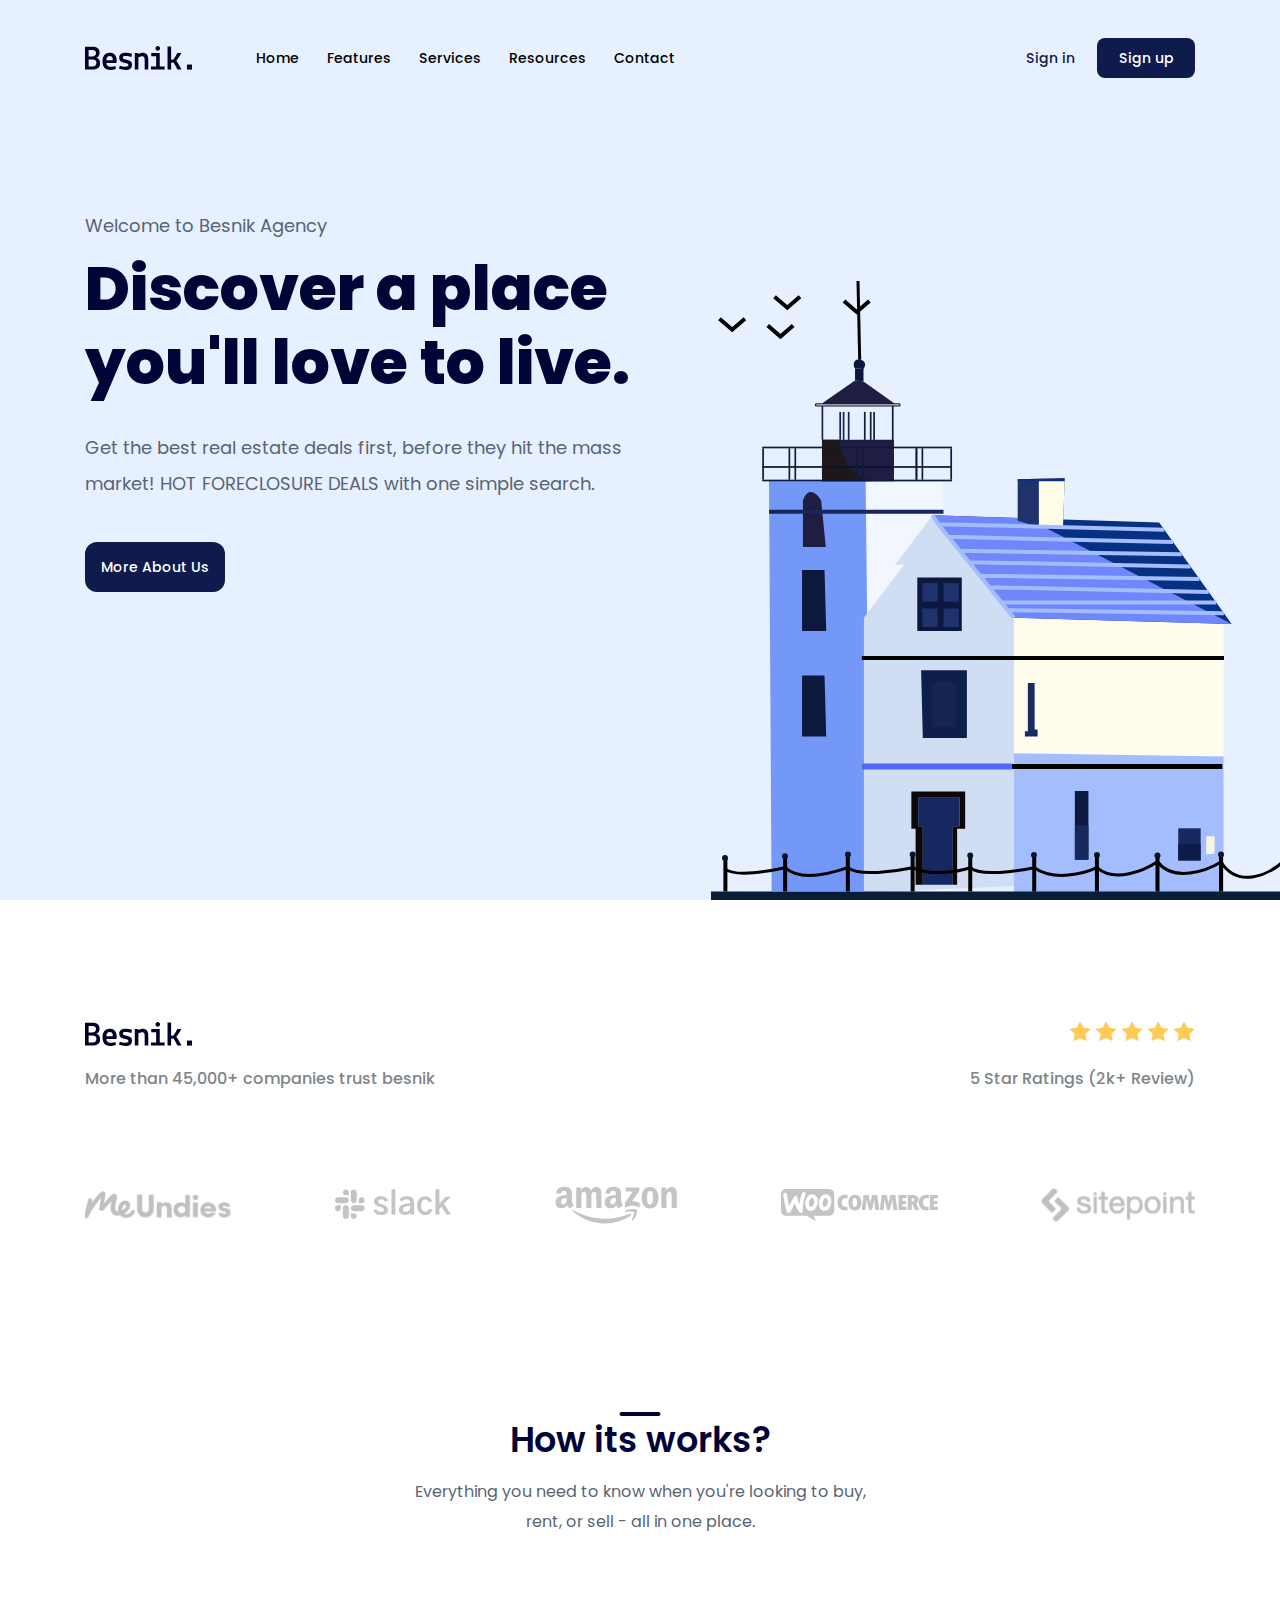
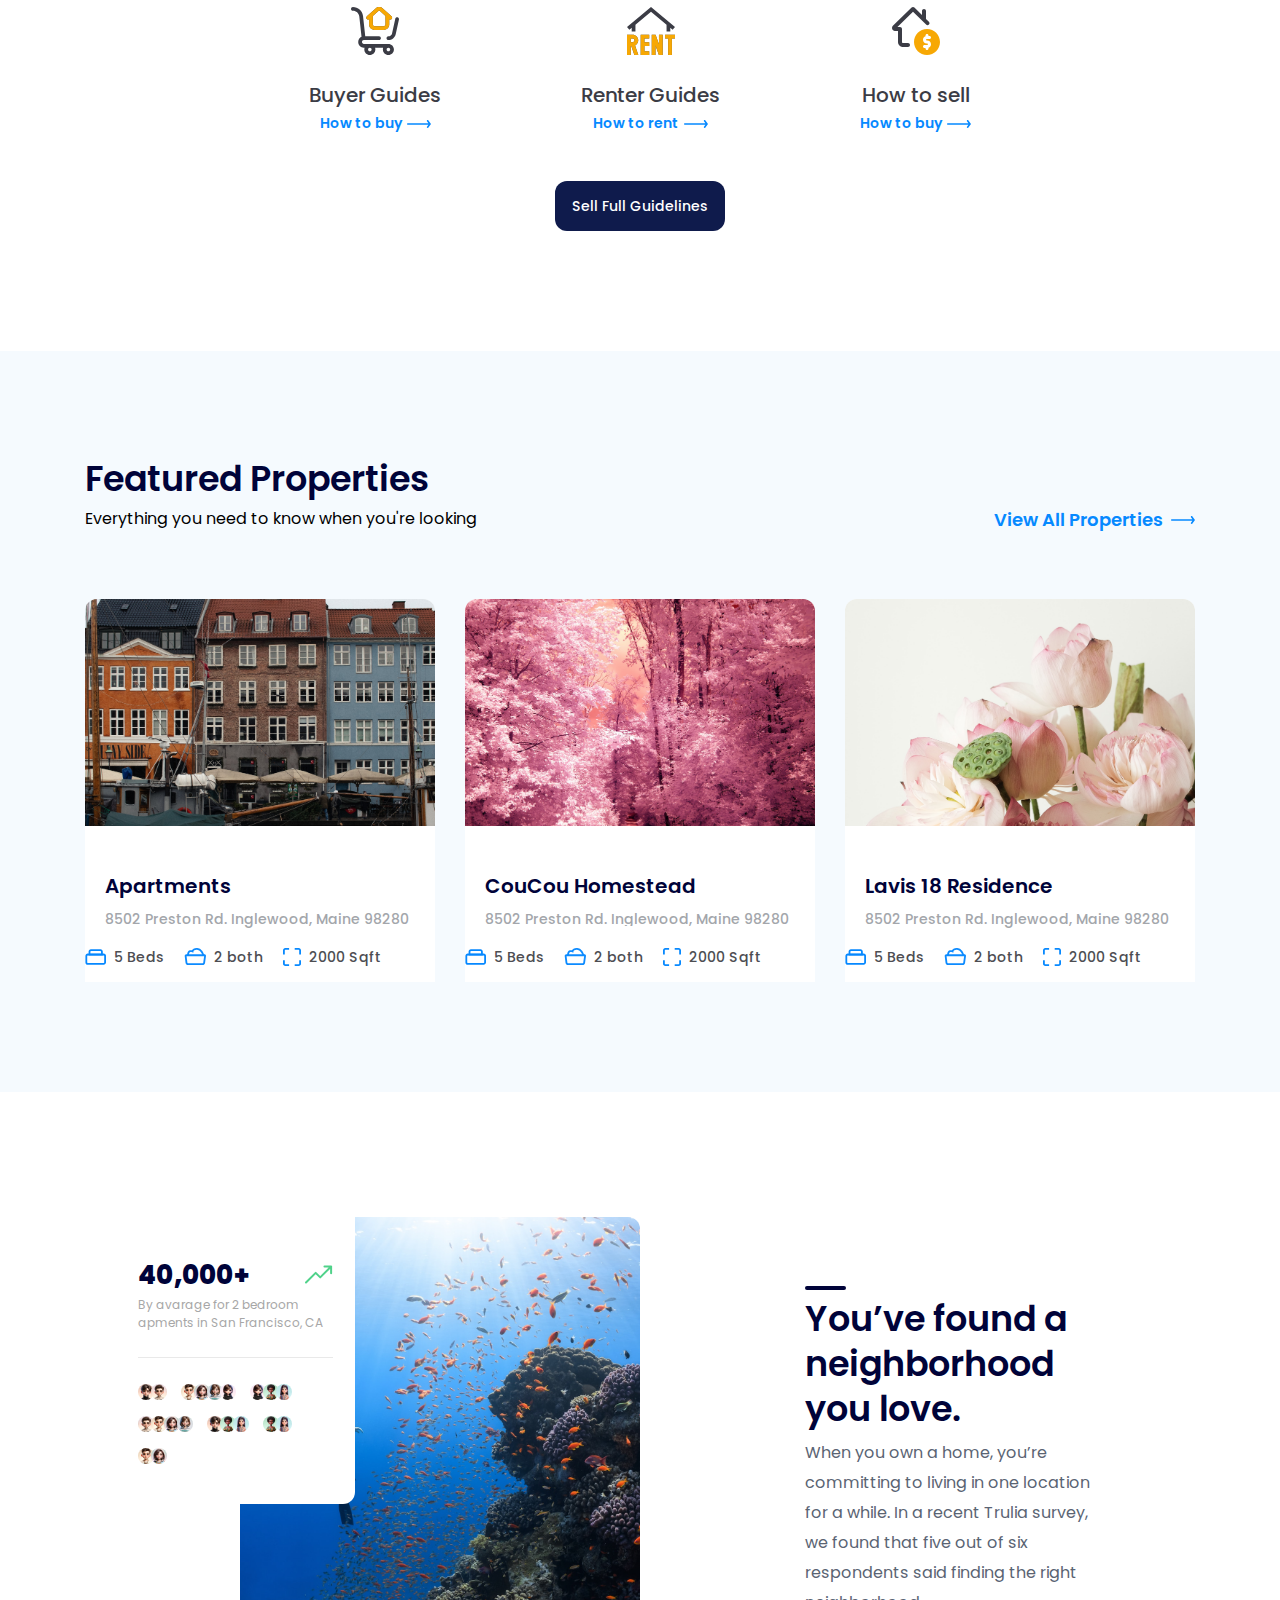
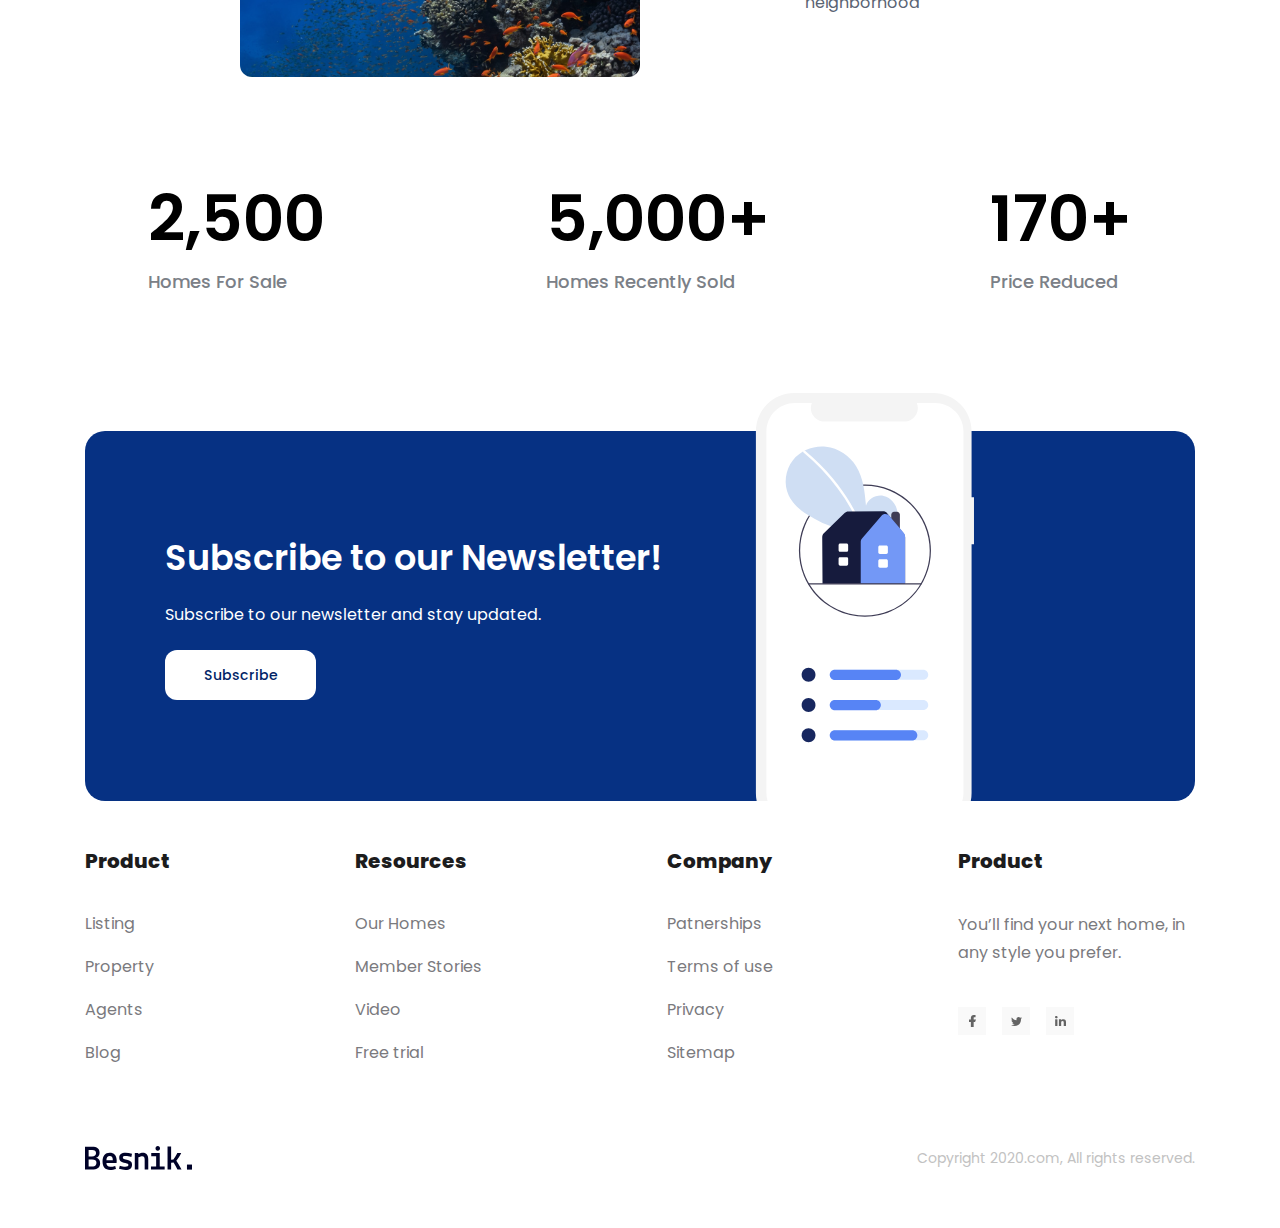
<file: index.html>
<!DOCTYPE html>
<html lang="en">
<head>
    <meta charset="UTF-8">
    <meta name="viewport" content="width=device-width, initial-scale=1.0">
    <title>F8 PROJECT 01</title>
    <link rel="stylesheet" href="./assets/css/reset.css">
    <link rel="stylesheet" href="./assets/fonts/stylesheet.css">
    <link rel="stylesheet" href="./assets/css/styles.css">
</head>
<body>
    <main>
        <!---Header----->
        <header class="header">
            <div class="content">
                <nav class="navbar">
                    <img src="./assets/img/Logo.svg" alt="Besnik." >
                    <!--Navigation-->
                        <ul>
                            <li><a href="#!">Home</a></li>
                            <li><a href="#!">Features</a></li>
                            <li><a href="#!">Services</a></li>
                            <li><a href="#!">Resources</a></li>
                            <li><a href="#!">Contact</a></li>
                        </ul>



                    <!--Action-->

                    <div class="actions">
                        <a href="#"class="action-link">Sign in</a>
                        <a href="#" class="btn action-btn">Sign up</a>
                    </div>
                </nav>

                <div class="hero">
                    <div class="info">
                        <p class="desc" class="sub-title">Welcome to Besnik Agency</p class="desc">
                        <h1 class="title">Discover a place you'll love to live.</h1>
                        <p class="desc" class="desc">Get the best real estate deals first,
                            before they hit the mass market! HOT FORECLOSURE DEALS with one simple search.
                        </p class="desc">
                        <a href="#!" class="btn hero-cta">More About Us</a>
                    </div>

                    <img src="./assets/img/hero-img.svg" alt="Discover a place
                    you'll love to live." class="hero-img">
                </div>
            </div>
        </header>

        <!--Client-->
        <div class="clients">
            <div class="content">
                <div class="row">
                    <!--LOGO-->
                    <img src="./assets/img/Logo.svg" alt="Besnik" />
                    <!--Start-->
                    <div class="start">
                        <img src="./assets/img/Start.svg" alt="Start" />
                        <img src="./assets/img/Start.svg" alt="Start" />
                        <img src="./assets/img/Start.svg" alt="Start" />
                        <img src="./assets/img/Start.svg" alt="Start" />
                        <img src="./assets/img/Start.svg" alt="Start" />
                    </div>
                </div>
                <div class="row row-desc">
                    <p class="desc">More than 45,000+ companies trust besnik</p class="desc">
                    <p class="desc">5 Star Ratings (2k+ Review)</p class="desc">
                </div>
                <div class="images">
                    <img src="./assets/img/logo-client-1.svg" alt="" />
                    <img src="./assets/img/logo-client-2.svg" alt="" />
                    <img src="./assets/img/logo-client-3.svg" alt="" />
                    <img src="./assets/img/logo-client-4.svg" alt="" />
                    <img src="./assets/img/logo-client-5.svg" alt="" />
                </div>
            </div>
        </div>
        <!--Guides-->
        <div class="guides">
            <div class="content">
                <h2 class="sub-title">How its works?</h2>
                <p class="desc">Everything you need to know when you're looking to buy, rent, or sell - all in one place.</p>
                <!--List-Guides-->
                <ul class="list-guides">
                    <li class="guides-item">
                        <img src="./assets/img/buyer.svg" alt="" class="icon">
                        <h3 class="title">Buyer Guides</h3>
                        <a href="" class="link">
                            <span>How to buy</span>
                            <img src="/assets/img/arrow-right.svg" alt="" class="arrow">
                        </a>
                    </li>
                    <li class="guides-item">
                        <img src="./assets/img/renter.svg" alt="" class="icon">
                        <h3 class="title">Renter Guides</h3>
                        <a href="" class="link">
                            <span>How to rent</span>
                            <img src="/assets/img/arrow-right.svg" alt="" class="arrow">
                        </a>
                    </li>
                    <li class="guides-item">
                        <img src="./assets/img/seller.svg" alt="" class="icon">
                        <h3 class="title">How to sell</h3>
                        <a href="" class="link">
                            <span>How to buy</span>
                            <img src="/assets/img/arrow-right.svg" alt="" class="arrow">
                        </a>
                    </li>
                </ul>

                <div class="guide-cta">
                    <a href="" class="btn">Sell Full Guidelines</a>
                </div>

            </div>
        </div>
        <!--Featured-->
        <div class="featured">
            <div class="content">
                <header>
                    <h2 class="sub-title">Featured Properties</h2>
                    <div class="row">
                        <p class="desc">Everything you need to know when you're looking</p>
                        <a href="" class="link">View All Properties
                        <img src="./assets/img/arrow-right.svg" alt="arrow" class="arrow"></a>
                    </div>
                </header>
                <div class="list">
                    <!--Featured-Item1-->
                    <div class="item">
                        <a href="#!">
                            <p>
                                <img src="./assets/img/img-11.png" 
                                alt="Nikko Apartments" 
                                class="thumb">
                            </p>
                        </a>
                        
                            <span class="body">
                                <h3 class="title"><a href="#!">Apartments</a> </h3>
                                <p class="desc">8502 Preston Rd. Inglewood, Maine 98280</p>
                                    <div class="info">
                                        <img src="./assets/img/img-1.svg" alt="" class="icon">
                                        <span class="label">5 Beds</span>

                                        <img src="./assets/img/img-2.svg" alt="" class="icon">
                                        <span class="label">2 both</span>

                                        <img src="./assets/img/img-3.svg" alt="" class="icon">
                                        <span class="label">2000 Sqft</span>
                                    </div>
                            </span>
                        </img>
                    </div>
                    <!--Featured-Item2-->
                    <div class="item">
                        <a href="#!">
                            <img src="./assets/img/img-22.png" 
                            alt="Nikko Apartments" 
                            class="thumb">
                        </a>
                            <span class="body">
                                <h3 class="title"><a href="#!" class="line-clamp">CouCou Homestead</a></h3>
                                <p class="desc line-clamp">8502 Preston Rd. Inglewood, Maine 98280</p>
                                    <div class="info">
                                        <img src="./assets/img/img-1.svg" alt="" class="icon">
                                        <span class="label">5 Beds</span>

                                        <img src="./assets/img/img-2.svg" alt="" class="icon">
                                        <span class="label">2 both</span>

                                        <img src="./assets/img/img-3.svg" alt="" class="icon">
                                        <span class="label">2000 Sqft</span>
                                    </div>
                            </span>
                        </img>
                    </div>
                    <!--Featured-Item3-->
                    <div class="item">
                        <a href="#!">
                            <img src="./assets/img/img-33.png" 
                            alt="Nikko Apartments" 
                            class="thumb">
                        </a>
                            <span class="body">
                                <h3 class="title"><a href="#!">Lavis 18 Residence</a></h3>
                                <p class="desc">8502 Preston Rd. Inglewood, Maine 98280</p>
                                    <div class="info">
                                        <img src="./assets/img/img-1.svg" alt="" class="icon">
                                        <span class="label">5 Beds</span>

                                        <img src="./assets/img/img-2.svg" alt="" class="icon">
                                        <span class="label">2 both</span>

                                        <img src="./assets/img/img-3.svg" alt="" class="icon">
                                        <span class="label">2000 Sqft</span>
                                    </div>
                            </span>
                        </img>
                    </div>
                </div>
            </div>
        </div>
        <div class="stats">
            <div class="content">
                <div class="row">
                    <div class="img-block">
                        <img class="image" src="./assets/img/start.jpg" alt="You’ve found a neighborhood you love.">
                        <div class="stat-trend">
                            <div class="row">
                                <strong class="value">
                                    40,000+
                                </strong>
                                <img src="./assets/img/arrow-trend-up.svg" alt="" class="icon">
                            </div>
                            <p class="desc">By avarage for 2 bedroom apments in San Francisco, CA</p>
                            <div class="separate"></div>
                            <div class="avatar-block">
                                <div class="avatar-group">
                                    <img src="./assets/img/face.jpg" alt="" class="avatar">
                                    <img src="./assets/img/face-1.jpg" alt="" class="avatar">
                                </div>
                                <div class="avatar-group">
                                    <img src="./assets/img/face-2.jpg" alt="" class="avatar">
                                    <img src="./assets/img/face-3.jpg" alt="" class="avatar">
                                    <img src="./assets/img/face-4.jpg" alt="" class="avatar">
                                    <img src="./assets/img/face-5.jpg" alt="" class="avatar">
                                </div>
                                <div class="avatar-group">
                                    <img src="./assets/img/face-5.jpg" alt="" class="avatar">
                                    <img src="./assets/img/face-6.jpg" alt="" class="avatar">
                                    <img src="./assets/img/face-7.jpg" alt="" class="avatar">
                                </div>
                                <div class="avatar-group">

                                    <img src="./assets/img/face-1.jpg" alt="" class="avatar">
                                    <img src="./assets/img/face-2.jpg" alt="" class="avatar">
                                    <img src="./assets/img/face-3.jpg" alt="" class="avatar">
                                    <img src="./assets/img/face-4.jpg" alt="" class="avatar">
                                </div>
                                <div class="avatar-group">
                                    <img src="./assets/img/face.jpg" alt="" class="avatar">                                    <img src="./assets/img/face-6.jpg" alt="" class="avatar">
                                    <img src="./assets/img/face-7.jpg" alt="" class="avatar">
                                </div>
                                <div class="avatar-group">
                                    <img src="./assets/img/face-6.jpg" alt="" class="avatar">
                                    <img src="./assets/img/face-7.jpg" alt="" class="avatar">
                                </div>
                                <div class="avatar-group">
                                    <img src="./assets/img/face-2.jpg" alt="" class="avatar">
                                    <img src="./assets/img/face-3.jpg" alt="" class="avatar">
                                </div>
                            </div>    
                        </div>
                    </div>
                    <div class="info">
                        <h2 class="sub-title">You’ve found a neighborhood you love.</h2>
                        <p class="desc">When you own a home, you’re committing to living in one location for a while. In a recent Trulia survey, we found that five out of six respondents said finding the right neighborhood </p>
                    </div>
                </div>
                <div class="row row-qty">
                    <div class="qty-item">
                        <strong class="qty">2,500</strong>
                        <p class="qty-desc">Homes For Sale</p>
                    </div>
                    <div class="qty-item">
                        <strong class="qty">5,000+</strong>
                        <p class="qty-desc">Homes Recently Sold</p>
                    </div>
                    <div class="qty-item">
                        <strong class="qty">170+</strong>
                        <p class="qty-desc">Price Reduced</p>
                    </div>
                </div>
            </div>
        </div>
        <!-- Subscription -->
        <div class="subscription">
            <div class="content">
                <div class="body">
                    <div class="info">
                        <h2 class="sub-title line-clamp">Subscribe to our Newsletter!</h2>
                        <p class="desc line-clamp">Subscribe to our newsletter and stay updated.</p>
                        <a href="" class="btn">Subscribe</a>
                    </div>
                    <img src="./assets/img/newletter.svg" alt="Subscribe to our Newsletter!" class="image">
                </div>
            </div>
        </div>
        <!-- Footer  -->
        <footer class="footer">
            <div class="content">
                <div class="row row-top">
                    <div class="column">
                        <h3 class="heading">Product</h3>
                        <ul class="list">
                            <li class="item"><a href="">Listing</a></li>
                            <li class="item"><a href="">Property</a></li>
                            <li class="item"><a href="">Agents</a></li>
                            <li class="item"><a href="">Blog</a></li>
                        </ul>
                    </div>
                    <div class="column">
                        <h3 class="heading">Resources</h3>
                        <ul class="list">
                            <li class="item"><a href="">Our Homes</a></li>
                            <li class="item"><a href="">Member Stories</a></li>
                            <li class="item"><a href="">Video</a></li>
                            <li class="item"><a href="">Free trial</a></li>
                        </ul>
                    </div>
                    <div class="column">
                        <h3 class="heading">Company</h3>
                        <ul class="list">
                            <li class="item"><a href="">Patnerships</a></li>
                            <li class="item"><a href="">Terms of use</a></li>
                            <li class="item"><a href="">Privacy</a></li>
                            <li class="item"><a href="">Sitemap</a></li>
                        </ul>
                    </div>
                    <div class="column">
                        <h3 class="heading">Product</h3>
                        <p class="desc">You’ll find your next home, in any style you prefer.</p>
                        <div class="social">
                            <a href="" class="social-link">
                                <img src="./assets/img/fb.svg" alt="">
                            </a>
                            <a href="" class="social-link">
                                <img src="./assets/img/tw.svg" alt="">
                            </a>
                            <a href="" class="social-link">
                                <img src="./assets/img/in.svg" alt="">
                            </a>
                        </div>
                    </div>
                </div>
                <div class="row row-bottom">
                    <img src="./assets/img/Logo.svg" alt="" class="logo">
                    <p class="coppyright">Copyright 2020.com, All rights reserved.</p>
                </div>
            </div>
        </footer>
    </main>
</body>
</html>
</file>
<file: assets/fonts/stylesheet.css>
/*========== Poppins ==========*/
@font-face {
    font-family: 'Poppins';
    src: url('Poppins/Poppins-Black.woff2') format('woff2'),
        url('Poppins/Poppins-Black.woff') format('woff');
    font-weight: 900;
    font-style: normal;
    font-display: swap;
}

@font-face {
    font-family: 'Poppins';
    src: url('Poppins/Poppins-Bold.woff2') format('woff2'),
        url('Poppins/Poppins-Bold.woff') format('woff');
    font-weight: bold;
    font-style: normal;
    font-display: swap;
}

@font-face {
    font-family: 'Poppins';
    src: url('Poppins/Poppins-BlackItalic.woff2') format('woff2'),
        url('Poppins/Poppins-BlackItalic.woff') format('woff');
    font-weight: 900;
    font-style: italic;
    font-display: swap;
}

@font-face {
    font-family: 'Poppins';
    src: url('Poppins/Poppins-BoldItalic.woff2') format('woff2'),
        url('Poppins/Poppins-BoldItalic.woff') format('woff');
    font-weight: bold;
    font-style: italic;
    font-display: swap;
}

@font-face {
    font-family: 'Poppins';
    src: url('Poppins/Poppins-ExtraBold.woff2') format('woff2'),
        url('Poppins/Poppins-ExtraBold.woff') format('woff');
    font-weight: bold;
    font-style: normal;
    font-display: swap;
}

@font-face {
    font-family: 'Poppins';
    src: url('Poppins/Poppins-ExtraLight.woff2') format('woff2'),
        url('Poppins/Poppins-ExtraLight.woff') format('woff');
    font-weight: 200;
    font-style: normal;
    font-display: swap;
}

@font-face {
    font-family: 'Poppins';
    src: url('Poppins/Poppins-ExtraBoldItalic.woff2') format('woff2'),
        url('Poppins/Poppins-ExtraBoldItalic.woff') format('woff');
    font-weight: bold;
    font-style: italic;
    font-display: swap;
}

@font-face {
    font-family: 'Poppins';
    src: url('Poppins/Poppins-ExtraLightItalic.woff2') format('woff2'),
        url('Poppins/Poppins-ExtraLightItalic.woff') format('woff');
    font-weight: 200;
    font-style: italic;
    font-display: swap;
}

@font-face {
    font-family: 'Poppins';
    src: url('Poppins/Poppins-Italic.woff2') format('woff2'),
        url('Poppins/Poppins-Italic.woff') format('woff');
    font-weight: normal;
    font-style: italic;
    font-display: swap;
}

@font-face {
    font-family: 'Poppins';
    src: url('Poppins/Poppins-Light.woff2') format('woff2'),
        url('Poppins/Poppins-Light.woff') format('woff');
    font-weight: 300;
    font-style: normal;
    font-display: swap;
}

@font-face {
    font-family: 'Poppins';
    src: url('Poppins/Poppins-Regular.woff2') format('woff2'),
        url('Poppins/Poppins-Regular.woff') format('woff');
    font-weight: normal;
    font-style: normal;
    font-display: swap;
}

@font-face {
    font-family: 'Poppins';
    src: url('Poppins/Poppins-MediumItalic.woff2') format('woff2'),
        url('Poppins/Poppins-MediumItalic.woff') format('woff');
    font-weight: 500;
    font-style: italic;
    font-display: swap;
}

@font-face {
    font-family: 'Poppins';
    src: url('Poppins/Poppins-LightItalic.woff2') format('woff2'),
        url('Poppins/Poppins-LightItalic.woff') format('woff');
    font-weight: 300;
    font-style: italic;
    font-display: swap;
}

@font-face {
    font-family: 'Poppins';
    src: url('Poppins/Poppins-Medium.woff2') format('woff2'),
        url('Poppins/Poppins-Medium.woff') format('woff');
    font-weight: 500;
    font-style: normal;
    font-display: swap;
}

@font-face {
    font-family: 'Poppins';
    src: url('Poppins/Poppins-SemiBoldItalic.woff2') format('woff2'),
        url('Poppins/Poppins-SemiBoldItalic.woff') format('woff');
    font-weight: 600;
    font-style: italic;
    font-display: swap;
}

@font-face {
    font-family: 'Poppins';
    src: url('Poppins/Poppins-Thin.woff2') format('woff2'),
        url('Poppins/Poppins-Thin.woff') format('woff');
    font-weight: 100;
    font-style: normal;
    font-display: swap;
}

@font-face {
    font-family: 'Poppins';
    src: url('Poppins/Poppins-SemiBold.woff2') format('woff2'),
        url('Poppins/Poppins-SemiBold.woff') format('woff');
    font-weight: 600;
    font-style: normal;
    font-display: swap;
}

@font-face {
    font-family: 'Poppins';
    src: url('Poppins/Poppins-ThinItalic.woff2') format('woff2'),
        url('Poppins/Poppins-ThinItalic.woff') format('woff');
    font-weight: 100;
    font-style: italic;
    font-display: swap;
}

/*========== Other ==========*/
</file>
<file: assets/css/styles.css>
*{
    box-sizing: border-box;
}

html{
    font-size: 62.5%; 
}
.line-clamp {
    display: -webkit-box;
    -webkit-line-clamp: var(--line-clamp, 2);
    -webkit-box-orient: vertical;
    overflow: hidden;
}

:root{
    --primary-color: rgba(15, 27, 76, 1);
}

body{
    font-size: 1.6rem;
    font-family: 'Poppins', 'sans-serif';
}

.content{
    width: 1110px;
    margin-left: auto;
    margin-right: auto;
    max-width: calc(100% - 48px);
}

.btn{
    display: inline-block;
    padding: 1.8rem 1.6rem;
    min-width: 9.8rem;
    background: var(--primary-color);
    border-radius: 12px;
    font-weight: 500;
    font-size: 1.4rem;
    text-align: center;
    color: white;
    
}

.header{
    background: #E6F0FF;;
    height: 100vh;
    position: relative;
}

.navbar{
    display: flex;
    align-items: center;
    padding-top: 3.8rem;
}

.navbar > ul {
    display: flex;
    margin-left: 5rem;
}

.navbar .actions{
    margin-left: auto;
}

a{
    text-decoration: none;
}

.navbar ul a {
    font-size: 1.4rem;
    font-weight: 500;
    padding: 0.8rem 1.4rem;
    color: black;

}

.navbar ul a:hover{
    text-decoration: underline;
}

.btn:hover{
    opacity: 0.9;
}

.navbar .action-link{
   
    font-size: 1.4rem;
    font-weight: 500;
    color: var(--primary-color);


}

.navbar .action-btn{
    padding: 1.3rem 1.6rem;
    margin-left: 1.8rem;
    color: white;
    border-radius: 8px;
}
.hero{
    margin-top: 13rem;
}

.hero .info {
    width: 51%;

}
.hero .sub-title {
    color: #687690;
    font-family: Poppins;
    font-size: 1.8rem;
    font-style: normal;
    font-weight: 500;
    line-height: 1.5;
    letter-spacing: 0.01rem;
}

.hero .title{
    margin-top: 0.8rem;
    color: #000336;
    font-family: Poppins;
    font-size: 6.2rem;
    font-style: normal;
    font-weight: 700;
    line-height: 1.19; /* 118.75% */
}

.hero .desc {
    color: #5A6473;
    font-size: 1.8rem;
    font-style: normal;
    font-weight: 400;
    line-height: 2; /* 177.778% */
    margin-top: 3rem;
}

.hero-cta {
    max-width: 17rem;
    margin-top: 4rem;
}

.hero-img {
    position: absolute;
    right: calc((100vw - 1110px) / 2 - 10rem);
    bottom: 0;
}

.clients{
    margin-top: 79px;
    padding: 43px 0 64px;
}

.clients .row {
    display: flex;
    justify-content: space-between;
}

.clients .desc {
    color: #7D8589;
    font-family: Poppins;
    font-size: 16px;
    font-style: normal;
    font-weight: 500;
    line-height: 1.25; /* 125% */
}

.clients .row-desc {
    margin-top: 2.3rem;
}

.clients .images {
    display: flex;
    justify-content: space-between;
    margin-top: 9.6rem;
}
/*==========Guides===============*/

.guides{
    margin-top: 40px;
    padding: 93px 0 79px;
}

.guides .sub-title{
    position: relative;
    color: #000339;
    text-align: center;
    font-family: Poppins;
    font-size: 3.5rem;
    font-style: normal;
    font-weight: 600;
    line-height: 1;
}

.guides .sub-title::before{
    position: absolute;
    content: "";
    top: -10px;
    left: 50%;
    transform: translateX(-50%);
    display: inline-block;
    width: 4.1rem;
    height: 0.4rem;    
    border-radius: 1.2rem;
    background: #000339;
}

.guides .desc {
    width: 45.9rem;
    max-width: 100%;
    margin: 2rem auto 0;
    color: #5A6473;
    text-align: center;
    font-family: Poppins;
    font-size: 1.6rem;
    font-style: normal;
    font-weight: 400;
    line-height: 1.88;
}

.list-guides {
    display: flex;
    margin-top: 7rem;
    justify-content: center;


}

.guides-item{
    margin: 0 7rem;
    text-align: center;
}

h3.title {
    margin-top: 2.6rem;
    color: #3B3C45;
    font-family: Poppins;
    font-size: 2rem;
    font-style: normal;
    font-weight: 500;
    line-height: 2.2rem; /* 110% */
}

.guides-item .link{
    display: inline-block;
    margin-top: 10px;
    color: #0689FF;
    font-size: 1.4rem;
    font-weight: 600;
}
.guides-item .arrow {
    margin-left: 2px;;
}

.guide-cta{
    display: flex;
    justify-content: center;
    margin-top: 50px;
}

.guide-cta .btn {
    min-width: 170px;
}

/*==========Featured===============*/
.featured{
    background: rgba(245, 250, 254, 1);
    margin-top: 41px;
    padding: 110px 0;
}
.featured .sub-title{

    color: #000339;
    font-family: Poppins;
    font-size: 35px;
    font-style: normal;
    font-weight: 600;
    line-height: 35px; /* 100% */
}


.featured .row{
    display: flex;
    justify-content: space-between;
    margin-top: 15px;

}

.featured .link{
    display: flex;
    color: #0689FF;
    font-size: 1.8rem;
    font-weight: 600;

}

.featured .link .arrow{
    margin-left: 8px;
}

.featured .list {
    margin-top: 70px;
    display: flex;
    gap: 30px;

}

.featured .item {
    flex: 1;
    background: #fff;
    border-top-left-radius: 12px;
    border-top-right-radius: 12px;
}

.featured .item .thumb {
    width: 100%;
    height: 227px;
    object-fit: cover;
    border-top-left-radius: 12px;
    border-top-right-radius: 12px;
}
.featured .item .body {
    padding: 17px 20px 24px;
}

.featured .item .title a{
    color: #000339;;
    font-size: 20px;
    font-weight: 600;
    line-height: 1.5;
    margin-left: 20px;
}

.featured .item .desc{
    color: #A3A6AB;
    margin-top: 11px;
    font-size: 14px;
    font-weight: 500;
    --line-clamp:3;
    word-break: break-all;
    margin-left: 20px;
}

.featured .item .info {
    display: flex;
    align-items: center;
    margin-top: 21px;
}

.featured .item .label {
    margin-left: 8px;
    color: #4D4D52;
    font-size: 1.4rem;
    font-weight: 500;
    letter-spacing: 0.14px;
}

.featured .item .icon:first-child {
    margin-left: 0;
}
.featured .item .icon {
    display: inline-block;
    margin-left: 20px;
}

/*==========Stats===============*/
.stats {
    margin-top: 75px;
    padding: 50px 0;
}

.stats .content{
    width: 1048px;
}

.stats .row {
    display: flex;

}

.stats .info{
    padding: 79px 0 0 165px;
}

.stats .img-block, .stats .info {
    width: 50%;
}

.stats .img-block{
    position: relative;
}

.stats .stat-trend{
    width: 239px;
    border-radius: 0px 0px 12px 12px;
    padding: 45px 22px 40px;
    position: absolute;
    top: 0;
    left: 0;
    background: #FFF;
}

.stat-trend .desc {
    margin-top: 8px;
    color: #A7A7A7;
    font-size: 1.2rem;
    font-weight: 400;
    line-height: 1.5;
}

.stat-trend .value {
    color: #000339;
    font-size: 2.6rem;
    font-weight: 700;
    letter-spacing: 0.26px;
}

.stat-trend .icon {
    margin-left: auto;
}

.stats .img-block .image {
    display: block;
    margin-left: auto;
    width: 400px;
    height: 460px;
    object-fit: cover;
    border-radius: 12px;
}

.stats .sub-title {
    position: relative;
    width: 269px;
    height: 142px;
    color: #000339;
    font-family: Poppins;
    font-size: 35px;
    font-style: normal;
    font-weight: 600;
    line-height: 45px; /* 128.571% */
}

.stats .sub-title::before {
    top: -10px;
    left: 0;
    position: absolute;
    content: "";
    display: block;
    width: 41px;
    height: 4px;
    flex-shrink: 0;
    border-radius: 12px;
    background: #000339;
}

.stats .info .desc {
    width: 309px;
    height: 150px;
    top: -20px;
    color: #5A6473;
    font-family: Poppins;
    font-size: 16px;
    font-style: normal;
    font-weight: 400;
    line-height: 30px; /* 187.5% */
}

.stat-trend .separate {
    background: #E9E9E9;
    height: 1.2px;
    margin-top: 25px;
}

.stats .avatar-group {
    display: flex;
    
}

.stats .avatar:first-child {
    margin-left: 0;
}

.stats .avatar-block {
    flex-wrap: wrap;
    display: flex;
    margin-top: 26px;
    gap: 16px 14px;
}

.stats .avatar {
    width: 16px;
    height: 16px;
    object-fit: cover;
    border-radius: 50%;
    margin-left: -3px
}

.stats .row-qty {
    margin-top: 110px;
    justify-content: space-between;
    padding: 0 32px;
}

.stats .qty {
    color: #000;
    font-size: 6.4rem;
    font-weight: 600;
    line-height: 1;
}

.stats .qty-desc {
    margin-top: 22px;
    color: #7B8087;
    font-size: 18px;
    font-weight: 500;
}
/*=============Subscription=================*/
.subscription {
    margin-top: 90px;

}

.subscription .body {
    position: relative;
    display: flex;
    align-items: center;
    border-radius: 20px;
    background: #063183;
    height: 370px;
}

.subscription .info {
    width: 671px;
    /* max-width: 100%; */
    padding: 0 80px;
}

.subscription .sub-title {
    color: #FFF;
    font-size: 3.5rem;
    font-weight: 600;
    line-height: 1.5;
}

.subscription .desc {
    margin-top: 15px;
    color: #FFF;
    font-size: 1.6rem;
    font-style: normal;
    font-weight: 400;
    line-height: 30px; /* 187.5% */
}

.subscription .btn {
    min-width: 151px;
    background-color: #fff;
    color: #002366;
    margin-top:20px;
}

.subscription .image {
    position: absolute;
    bottom: 0;
    right: 221px;
}

.footer {
    padding: 50px 0 58px;
   
}

.footer .row {
    display: flex;
}

.footer .row-top {
    gap: 185px;
}

.footer .heading {
    color: #1C1C1D;
    font-size: 20px;
    font-weight: 700;
}

.footer .list, .footer .desc {
    margin-top: 40px;
}

.footer .item {
    margin-top: 18px;
}
.footer .item a, .footer .desc {
    color: #7A7A7E;
    font-size: 16px;
    font-style: normal;
    font-weight: 400;
    line-height: normal;
    white-space: nowrap;
}

.footer .desc{
    white-space: normal;
    line-height: 1.75;

}
.footer .social {
    display: flex;
    margin-top: 40px;

}

.footer .social-link {
    display: flex;
    align-items: center;
    justify-content: center;
    width: 28px;
    height: 28px;
    background: rgba(249, 249, 249, 1);
}

.footer .social-link + .social-link {
    margin-left: 16px;
}

.footer .social-link:hover {
    background-color: #aeb8c7;
    border-radius: 3px;
}

.footer .row-bottom {
    display: flex;
    align-items: center;
    margin-top: 81px;
    justify-content: space-between;
}

.footer .coppyright {
    color: #C2C2C2;
    font-family: Poppins;
    font-size: 14px;
    font-style: normal;
    font-weight: 400;
    line-height: normal;
}
</file>
